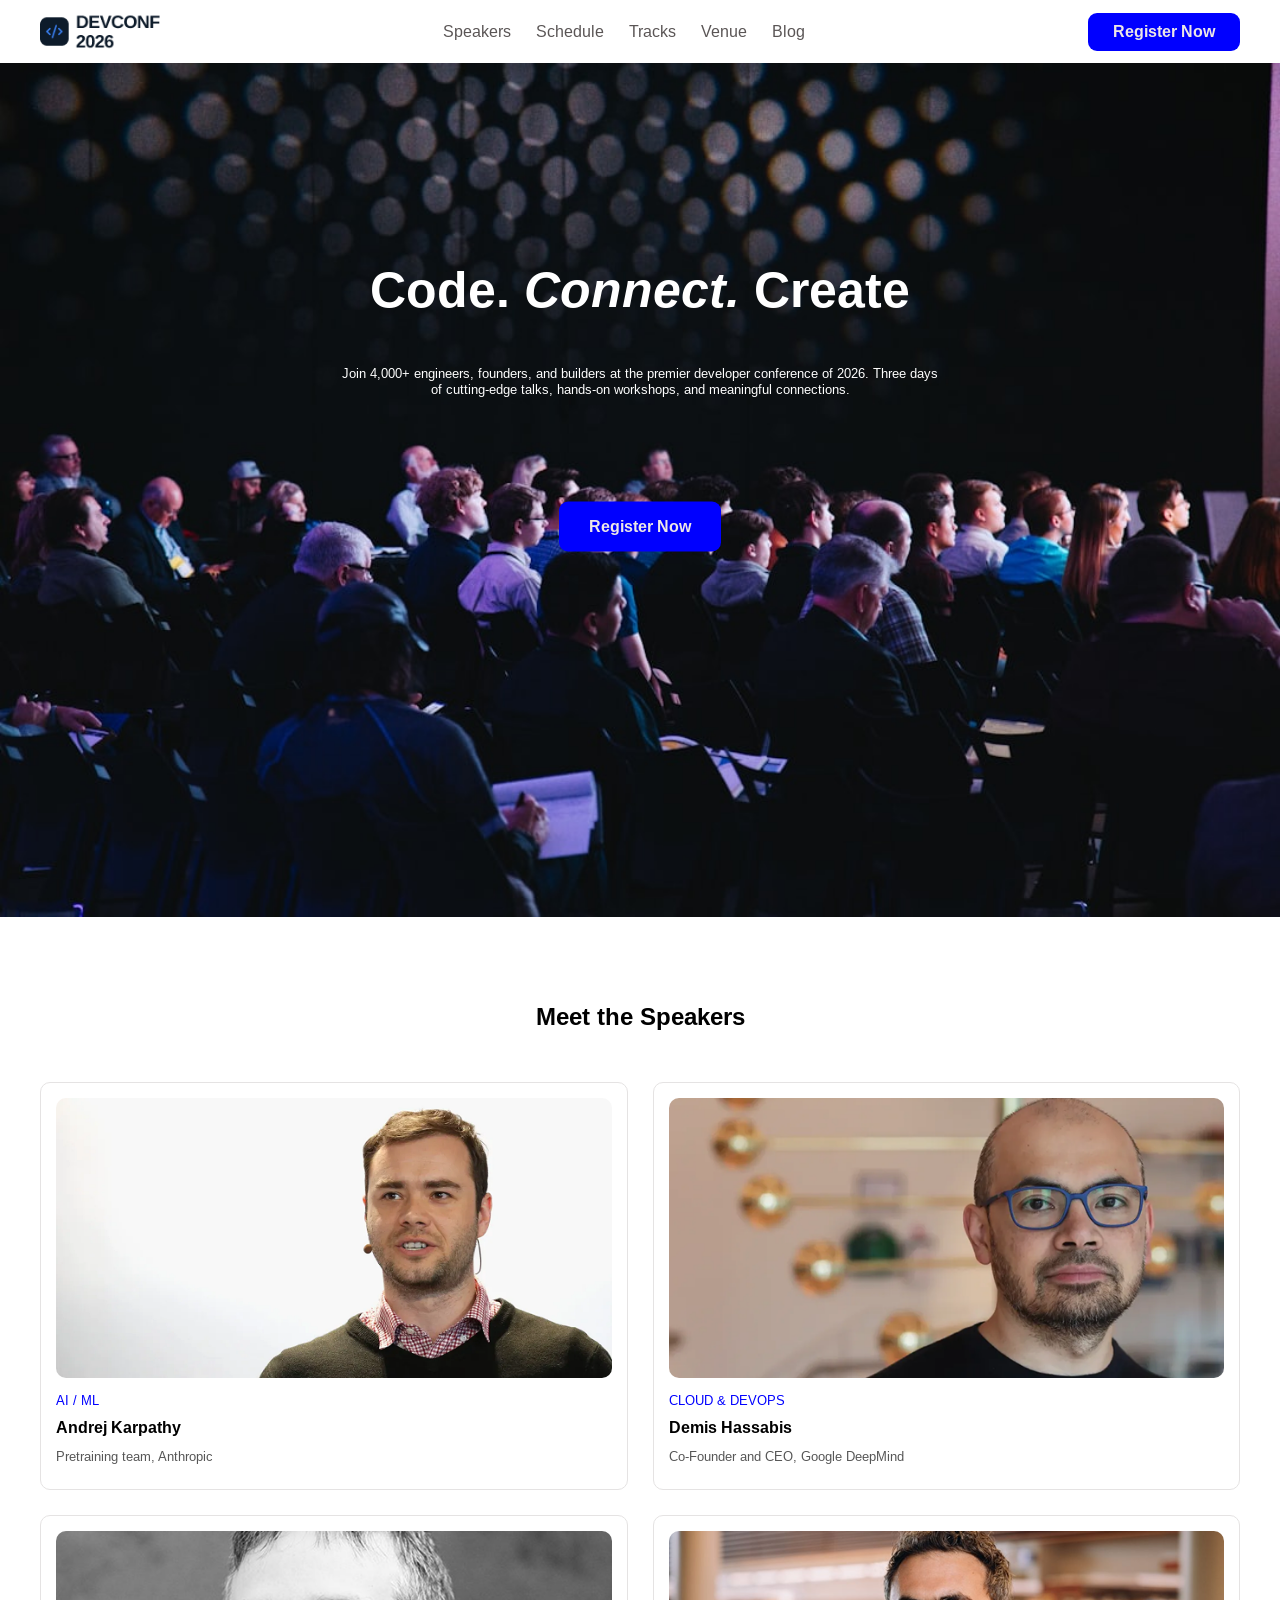
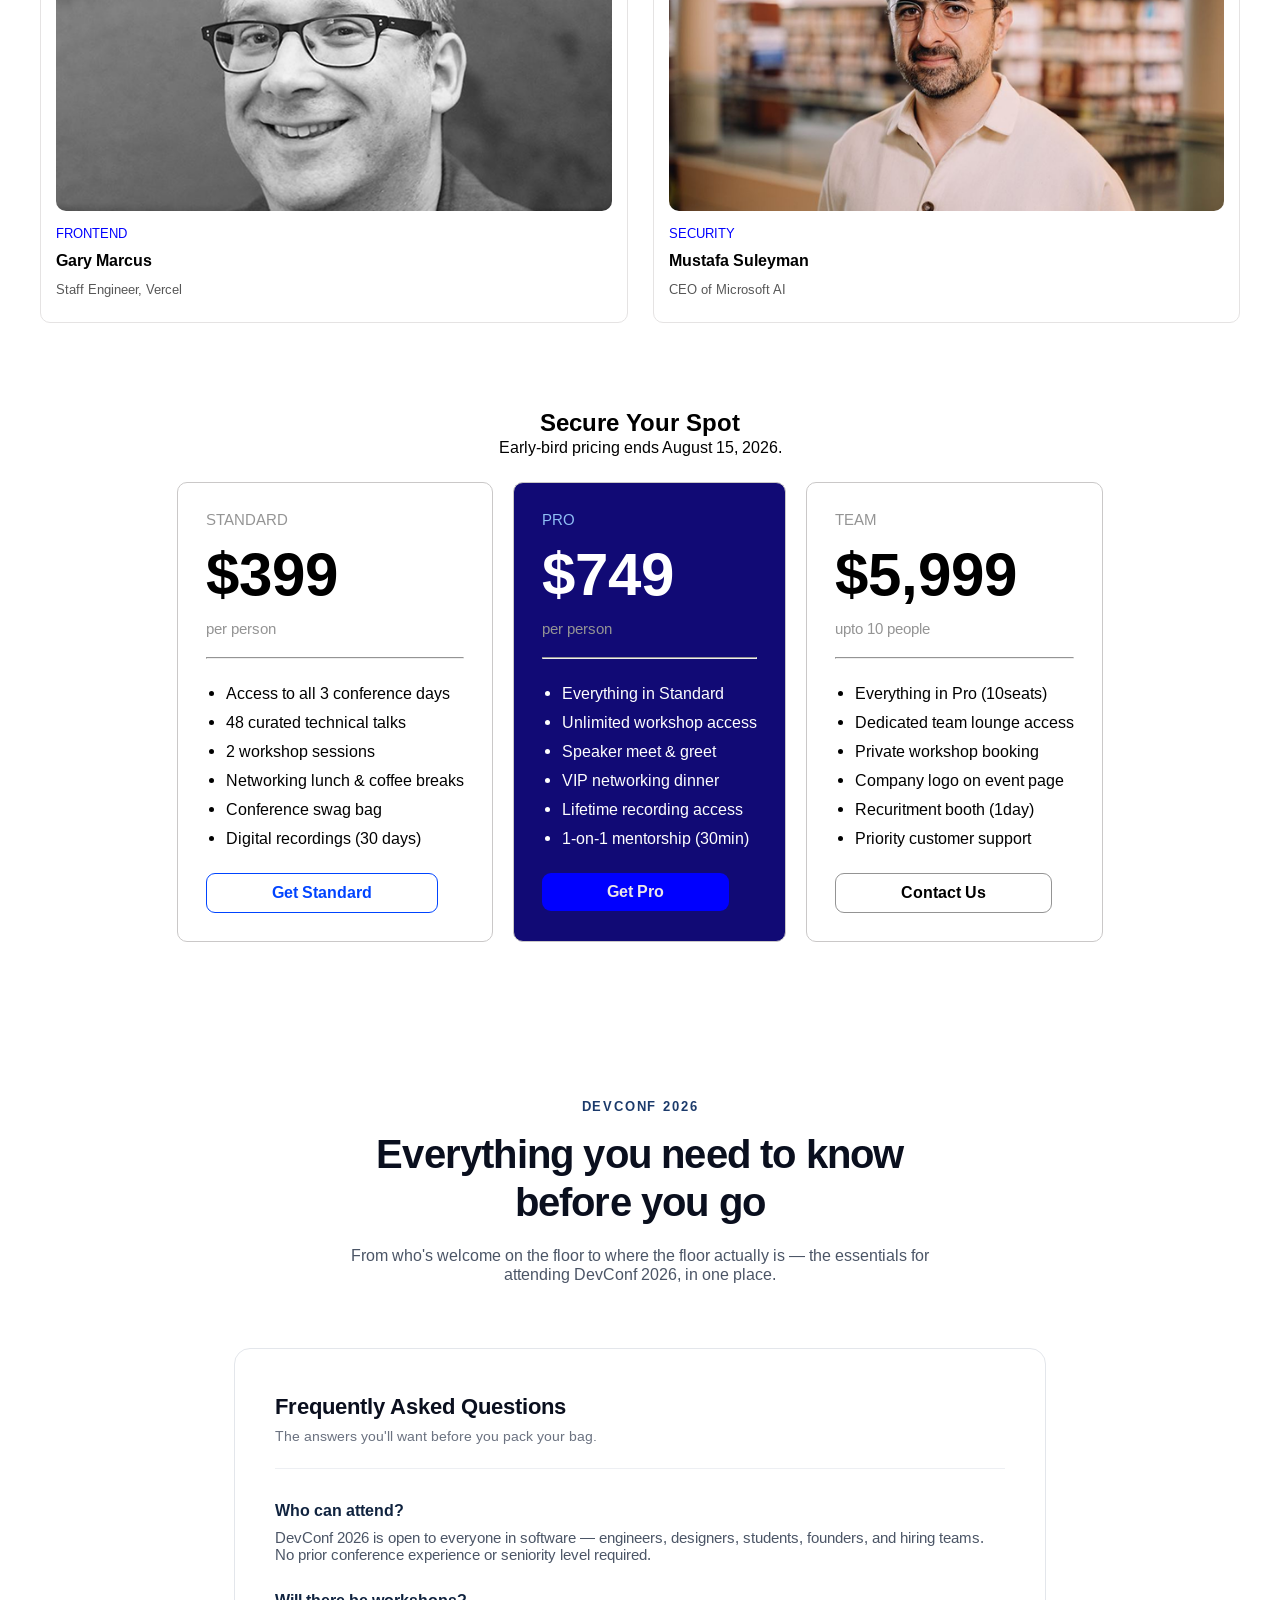
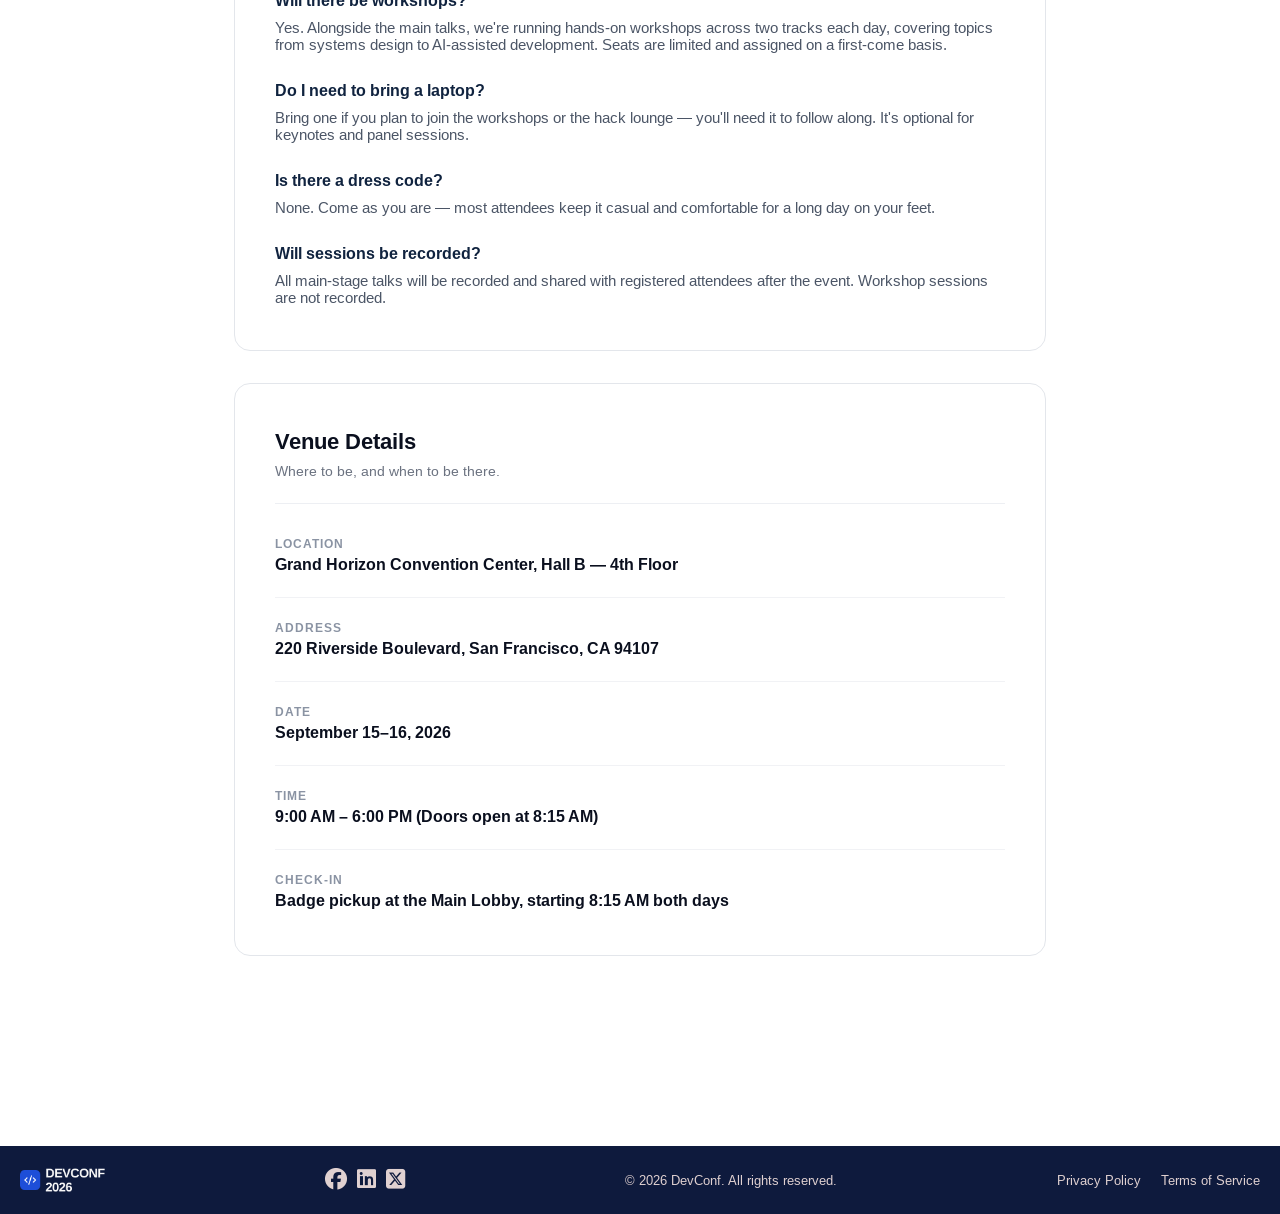
<file: index.html>
<!DOCTYPE html>
<html lang="en">
<head>
    <meta charset="UTF-8">
    <meta name="viewport" content="width=device-width, initial-scale=1.0">
    <title>Document</title>

    <link rel="stylesheet" href="./assignment.css">

    <link rel="preconnect" href="https://fonts.googleapis.com">
<link rel="preconnect" href="https://fonts.gstatic.com" crossorigin>
<link href="https://fonts.googleapis.com/css2?family=Arimo:ital,wght@0,400..700;1,400..700&family=Open+Sans:ital,wght@0,300..800;1,300..800&display=swap" rel="stylesheet">

<link rel="stylesheet"
href="https://cdnjs.cloudflare.com/ajax/libs/font-awesome/6.7.2/css/all.min.css">


</head>

<!-- Nav section -->
<body>
<header>
    <nav class="box">
        <img class="logo" src="./images/logo.png" alt="logo">
        <ul>
            <li><a href="">Speakers</a></li>
            <li><a href="">Schedule</a></li>
            <li><a href="">Tracks</a></li>
            <li><a href="">Venue</a></li>
            <li><a href="">Blog</a></li>
            
        </ul>
            <button class="button">Register Now</button>
    </nav>
</header>

    <!-- Hero section -->
<section class="hero-parent-root">
    <div class="hero-parent">
        <div class="banner">
            <img src="./images/banner.jpg" alt="banner">
        </div>
        <div class="hero-text">
            <h1>Code. <em>Connect.</em> Create</h1>
            <p>Join 4,000+ engineers, founders, and builders at the premier developer conference of 2026. Three days of cutting-edge talks, hands-on workshops, and meaningful connections.</p>
            <button class="button second-button">Register Now</button>
        </div>        
    </div>
</section>

    <!-- Meet the speakers section -->
<section class="meet-the-speakers box">
    <h1>Meet the Speakers</h1>
    <div class="speaker-boxes">

        <div class="speaker-content">
            <img src="./images/andrej.png" alt="andrej">
            <p style="color: blue;">AI / ML</p>
            <h4>Andrej Karpathy</h4>
            <p>Pretraining team, Anthropic</p>
        </div>
        <div class="speaker-content">
            <img src="./images/demis.png" alt="demis">
            <p style="color: blue;">CLOUD & DEVOPS</p>
            <h4>Demis Hassabis</h4>
            <p>Co-Founder and CEO, Google DeepMind</p>
        </div>
        <div class="speaker-content">
            <img src="./images/gary.png" alt="gary">
            <p style="color: blue;">FRONTEND</p>
            <h4>Gary Marcus</h4>
            <p>Staff Engineer, Vercel</p>
        </div>
        <div class="speaker-content">
            <img src="./images/mustafa.png" alt="mustafa">
            <p style="color: blue;">SECURITY</p>
            <h4>Mustafa Suleyman</h4>
            <p>CEO of Microsoft AI</p>
        </div>
     </div>
</section>
     <!-- price spot -->
<section class="pricing-spot-section box">
    <h1>Secure Your Spot</h1>
    <p>Early-bird pricing ends August 15, 2026.</p>

<div class="price-box">
    <div class="price-card">
        <p>STANDARD</p>
        <h2>$399</h2>
        <p>per person</p>
        <hr>
        <ul>
            <li>Access to all 3 conference days</li>
            <li>48 curated technical talks</li>
            <li>2 workshop sessions</li>
            <li>Networking lunch & coffee breaks</li>
            <li>Conference swag bag</li>
            <li>Digital recordings (30 days)</li>
        </ul>
        <button class="blue-button">Get Standard</button>
    </div>

    <div class="price-card pro-card">
        <p style="color: rgb(144, 191, 245);">PRO</p>
        <h2>$749</h2>
        <p>per person</p>
        <hr>
        <ul>
            <li>Everything in Standard</li>
            <li>Unlimited workshop access</li>
            <li>Speaker meet & greet</li>
            <li>VIP networking dinner</li>
            <li>Lifetime recording access</li>
            <li>1-on-1 mentorship (30min)</li>
        </ul>
        <button class="button">Get Pro</button>
    </div>

    <div class="price-card">
        <p>TEAM</p>
        <h2>$5,999</h2>
        <p>upto 10 people</p>
        <hr>
        <ul>
            <li>Everything in Pro (10seats)</li>
            <li>Dedicated team lounge access</li>
            <li>Private workshop booking</li>
            <li>Company logo on event page</li>
            <li>Recuritment booth (1day)</li>
            <li>Priority customer support</li>
        </ul>
        <button class="white-button">Contact Us</button>
    </div>
</div>
</section>
<!-- Missing section -->
 <section class="info-section">
    <div class="info-header">
      <p class="info-eyebrow">DevConf 2026</p>
      <h2 class="info-heading">Everything you need to know before you go</h2>
      <p class="info-subtext">
        From who's welcome on the floor to where the floor actually is — the essentials
        for attending DevConf 2026, in one place.
      </p>
    </div>
 
    <div class="card-stack">
 
      <article class="info-card">
        <header class="card-header">
          <h3 class="card-title">Frequently Asked Questions</h3>
          <p class="card-subtitle">The answers you'll want before you pack your bag.</p>
        </header>
 
        <ul class="qa-list">
          <li class="qa-item">
            <h4 class="qa-question">Who can attend?</h4>
            <p class="qa-answer">
              DevConf 2026 is open to everyone in software — engineers, designers,
              students, founders, and hiring teams. No prior conference experience
              or seniority level required.
            </p>
          </li>
          <li class="qa-item">
            <h4 class="qa-question">Will there be workshops?</h4>
            <p class="qa-answer">
              Yes. Alongside the main talks, we're running hands-on workshops across
              two tracks each day, covering topics from systems design to AI-assisted
              development. Seats are limited and assigned on a first-come basis.
            </p>
          </li>
          <li class="qa-item">
            <h4 class="qa-question">Do I need to bring a laptop?</h4>
            <p class="qa-answer">
              Bring one if you plan to join the workshops or the hack lounge — you'll
              need it to follow along. It's optional for keynotes and panel sessions.
            </p>
          </li>
          <li class="qa-item">
            <h4 class="qa-question">Is there a dress code?</h4>
            <p class="qa-answer">
              None. Come as you are — most attendees keep it casual and comfortable
              for a long day on your feet.
            </p>
          </li>
          <li class="qa-item">
            <h4 class="qa-question">Will sessions be recorded?</h4>
            <p class="qa-answer">
              All main-stage talks will be recorded and shared with registered
              attendees after the event. Workshop sessions are not recorded.
            </p>
          </li>
        </ul>
      </article>
 
      <article class="info-card">
        <header class="card-header">
          <h3 class="card-title">Venue Details</h3>
          <p class="card-subtitle">Where to be, and when to be there.</p>
        </header>
 
        <ul class="venue-list">
          <li class="venue-item">
            <span class="venue-label">Location</span>
            <span class="venue-value">Grand Horizon Convention Center, Hall B — 4th Floor</span>
          </li>
          <li class="venue-item">
            <span class="venue-label">Address</span>
            <span class="venue-value">220 Riverside Boulevard, San Francisco, CA 94107</span>
          </li>
          <li class="venue-item">
            <span class="venue-label">Date</span>
            <span class="venue-value">September 15–16, 2026</span>
          </li>
          <li class="venue-item">
            <span class="venue-label">Time</span>
            <span class="venue-value">9:00 AM – 6:00 PM (Doors open at 8:15 AM)</span>
          </li>
          <li class="venue-item">
            <span class="venue-label">Check-in</span>
            <span class="venue-value">Badge pickup at the Main Lobby, starting 8:15 AM both days</span>
          </li>
        </ul>
      </article>
 
    </div>
  </section>
<!-- footer -->
<footer class="footer-box ">
    <img src="./images/footer-logo.png" alt="footer-logo">
    <div class="right-footer">
        <span><i class="fa-brands fa-facebook"></i></span>
        <span><i class="fa-brands fa-linkedin"></i></span>
        <span><i class="fa-brands fa-square-x-twitter"></i></span>
    </div>
    <p>© 2026 DevConf. All rights reserved.</p>
    <div class="left-footer">   
        <p>Privacy Policy</p>
        <p>Terms of Service</p>
    </div>
</footer>
</body>
</html>
</file>
<file: assignment.css>
*{
    padding: 0;
    margin: 0;
    font-family: "Arimo", sans-serif;
    box-sizing: border-box;
}

/* nav section */
.button{
    background-color: rgb(0, 0, 255);
    padding: 9px 25px;
    font-weight: bolder;
    font-size: medium;
    color: rgb(237, 231, 231);
    cursor: pointer;
    border: none;
    border-radius: 9px;
}

.box{
    max-width: 1200px;
    margin: auto;
}

nav {
    display: flex;
    justify-content: space-between;
    align-items: center;
    padding: 12px 0;
}

.logo{
    width: 120px;
    height: auto;
}

nav ul{
    display: flex;
    list-style: none;
    gap: 25px;
    align-items: center;
}

nav ul li a{
    text-decoration: none;
    color: rgb(90, 85, 85);
    font-size: medium;
}

/* hero section */

.hero-parent{
    position: relative;
    width: 100%; 
}

.hero-text{
    position: absolute;
    top: 40%;
    left: 50%;
    transform: translate(-50%, -50%);
    text-align: center;
    color: white;
}

.hero-text h1{
    font-weight:bolder;
    font-size: 50px;
    margin-bottom: 25px;
}

.hero-text p{
    padding: 15px;
    font-size: 13px;
    margin: 30px 0 90px;
}

.banner img{
    width: 100%;
    height: auto;
    display: block;
}
.second-button{
    padding: 15px 30px;
}
/* meet the speakers section */
.meet-the-speakers{
    margin: 85px auto;
    text-align: center;
}

.meet-the-speakers h1{
    margin-bottom: 50px;
    font-weight: bolder;
}

.speaker-boxes{
    display: grid;
    grid-template-columns: repeat(2, 1fr);
    gap: 25px;
}

.speaker-content{
    padding: 15px;
    text-align: left;
    border: solid rgb(229, 227, 227) 1px;
    border-radius: 10px;
}

.speaker-content img{
    width: 100%;
    border-radius: 10px;
}

.speaker-content p{
    margin: 10px 0;
    color: rgb(86, 86, 86);
    font-weight: lighter;
    font-size: smaller;
}

.speaker-content h4{
    margin-bottom: 10px;
    font-weight: bold;
}

/* price section */
.pricing-spot-section{
    margin: 60px auto;
    text-align: center;
}
.price-box{
    margin-top: 25px;
    display: flex;
    gap: 20px;
    justify-content: center;
}
.price-card{
    border: solid rgb(202, 200, 200) 1px;
    padding: 28px;
    border-radius: 10px;
    text-align: left;
}

.price-card h2{
    margin: 10px 0;
    font-size: 60px;
}

.price-card p{
    font-size: 15px;
    color:  rgb(148, 148, 148);
}

.price-card ul{
    margin: 25px 0; 
    padding-left: 20px;
}

.price-card li{
    margin-bottom:10px;
}


.pro-card{
    color: rgb(255, 255, 255);
    background-color: rgba(10, 3, 113, 0.968);
}

hr{
    margin-top: 20px;
    border-radius: none;
    border-top: 1px solid  rgb(148, 148, 148);
}
.blue-button{
    background-color: white;
    padding: 9px 65px;
    font-weight: bolder;
    font-size: medium;
    color: rgb(0, 68, 255);
    cursor: pointer;
    border: solid  rgb(0, 68, 255) 1px;
    border-radius: 9px;
}
.white-button{
    background-color: white;
    padding: 9px 65px;
    font-weight: bolder;
    font-size: medium;
    color: rgb(0, 0, 0);
    cursor: pointer;
    border: solid  rgb(148, 148, 148) 1px;
    border-radius: 9px;
}
.price-card button{
    padding: 9px 65px;
}

/* footer section */
footer{
    display: flex;
    text-align: center;
    margin-top: 70px;
    justify-content: space-between;
    align-items: center;
    padding: 20px;
    color: rgb(224, 209, 209);
    background-color: rgb(14, 26, 61);
    font-size: small;
}
.left-footer{
    display: flex;
    gap: 20px;

}
.left-footer p{
    text-decoration: none;
    color: rgb(224, 209, 209);
}

.right-footer{
    display: flex;
    gap: 10px;
    font-size: 22px;
}

footer img{
    height: auto;
    width: 85px;
}


/*--- Missing Section ---*/

.info-section {
  width: 100%;
  max-width: 860px;
  margin: 0 auto;
  padding: 96px 24px 120px;
}

.info-header {
  text-align: center;
  max-width: 620px;
  margin: 0 auto 64px;
}

.info-eyebrow {
  font-size: 13px;
  font-weight: 700;
  letter-spacing: 0.14em;
  text-transform: uppercase;
  color: #1b3a6b;
  margin-bottom: 16px;
}

.info-heading {
  font-size: 40px;
  font-weight: 800;
  letter-spacing: -0.02em;
  line-height: 1.2;
  color: #0a0f1e;
  margin-bottom: 20px;
}

.info-subtext {
  font-size: 16px;
  color: #4b5566;
}

.card-stack {
  display: flex;
  flex-direction: column;
  gap: 32px;
}

.info-card {
  border: 1px solid #e3e6eb;
  border-radius: 16px;
  background-color: #ffffff;
  padding: 44px 40px;
}

.card-header {
  margin-bottom: 32px;
  padding-bottom: 24px;
  border-bottom: 1px solid #edeff3;
}

.card-title {
  font-size: 22px;
  font-weight: 700;
  color: #0a0f1e;
  margin-bottom: 8px;
}

.card-subtitle {
  font-size: 14px;
  color: #6b7280;
}

.qa-list {
  list-style: none;
  display: flex;
  flex-direction: column;
  gap: 28px;
}

.qa-question {
  font-size: 16px;
  font-weight: 600;
  color: #10233f;
  margin-bottom: 8px;
}

.qa-answer {
  font-size: 15px;
  color: #4b5566;
}

.venue-list {
  list-style: none;
  display: flex;
  flex-direction: column;
  gap: 22px;
}

.venue-item {
  display: flex;
  flex-direction: column;
  gap: 4px;
  padding-bottom: 22px;
  border-bottom: 1px solid #f1f2f5;
}

.venue-item:last-child {
  border-bottom: none;
  padding-bottom: 0;
}

.venue-label {
  font-size: 12px;
  font-weight: 700;
  letter-spacing: 0.08em;
  text-transform: uppercase;
  color: #8a93a3;
}

.venue-value {
  font-size: 16px;
  font-weight: 600;
  color: #0a0f1e;
}

@media (max-width: 640px) {
  .info-section {
    padding: 64px 18px 80px;
  }

  .info-heading {
    font-size: 30px;
  }

  .info-card {
    padding: 32px 24px;
  }

  .venue-item {
    flex-direction: column;
  }
}
</file>
